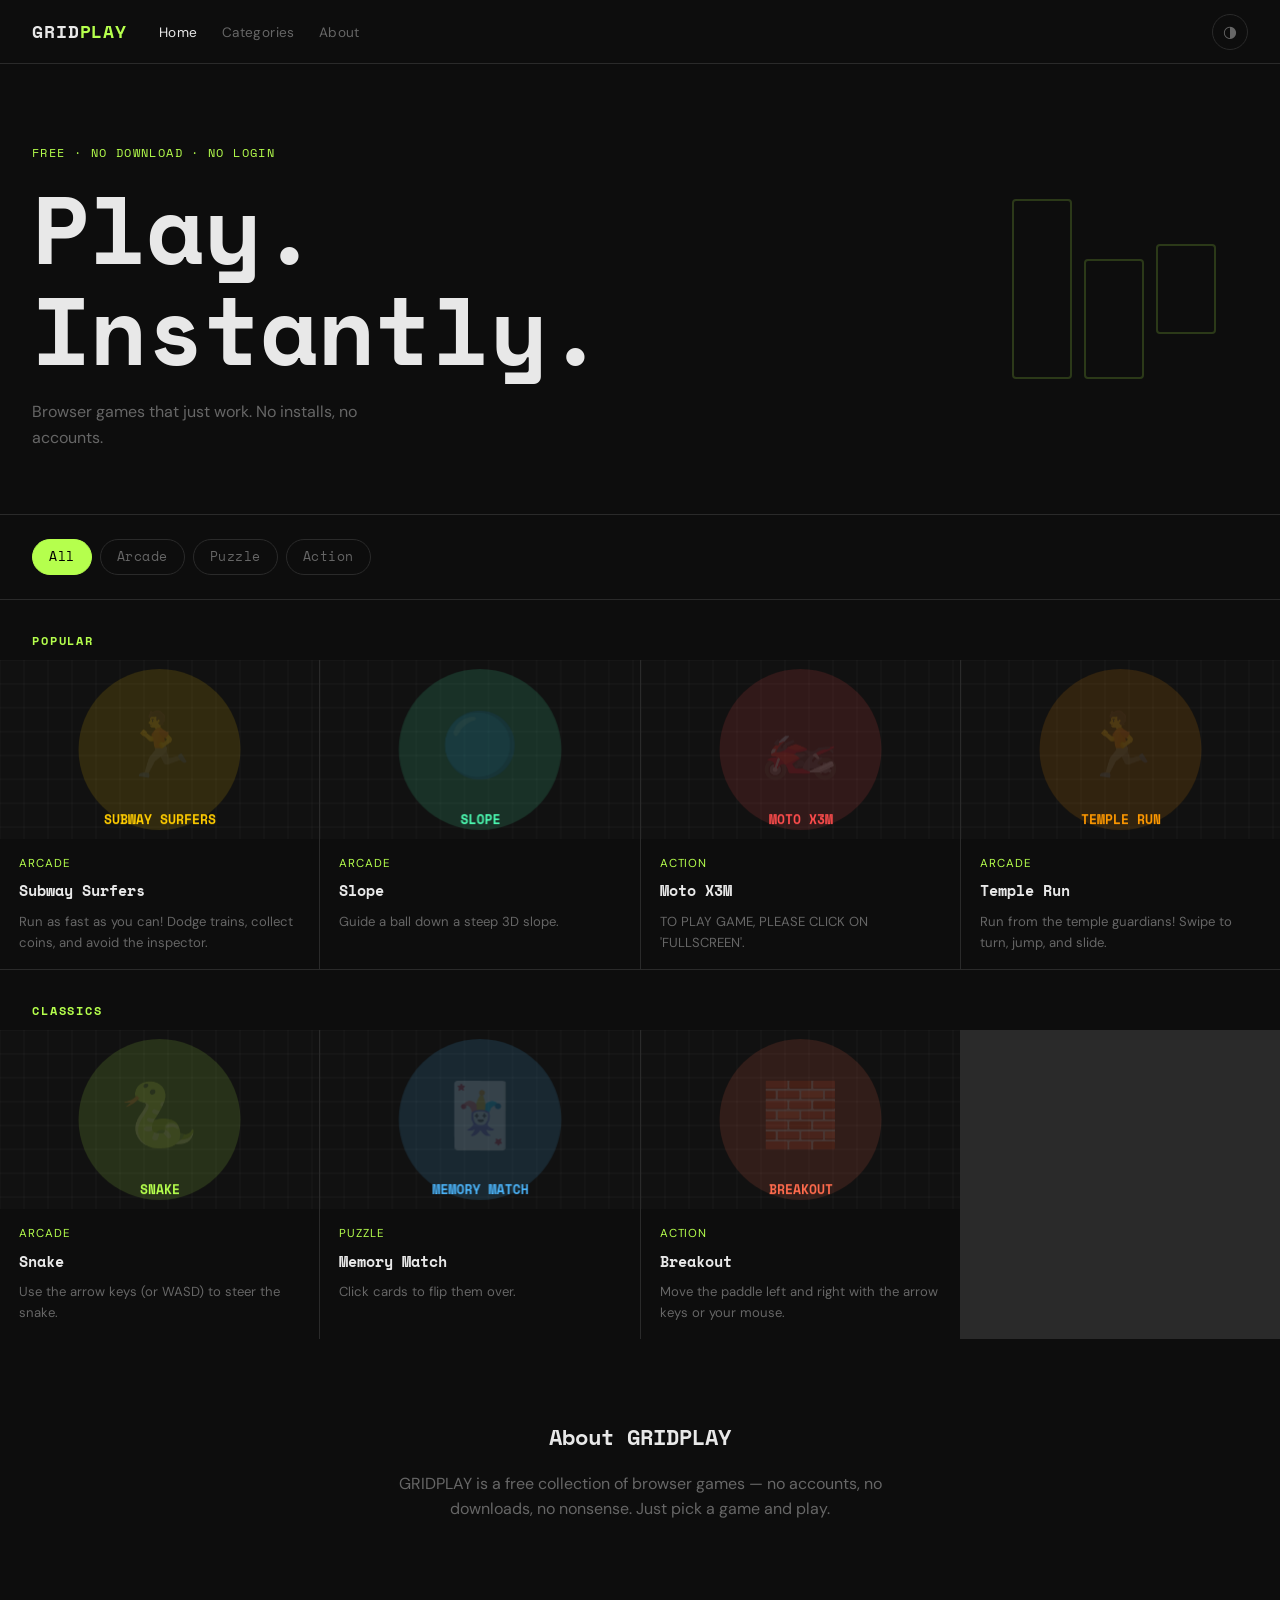
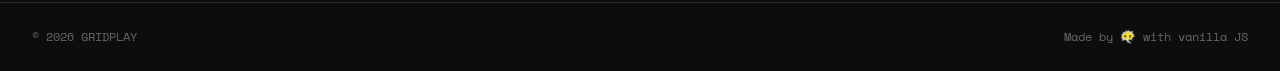
<file: index.html>
<!DOCTYPE html>
<html lang="en" data-theme="dark">
<head>
  <meta charset="UTF-8" />
  <meta name="viewport" content="width=device-width, initial-scale=1.0" />
  <title>GRIDPLAY</title>
  <link rel="preconnect" href="https://fonts.googleapis.com" />
  <link href="https://fonts.googleapis.com/css2?family=Space+Mono:wght@400;700&family=DM+Sans:wght@300;400;500&display=swap" rel="stylesheet" />
  <link rel="stylesheet" href="css/style.css" />
</head>
<body>

  <!-- ═══════════════════════════════════
       NAVIGATION
  ═══════════════════════════════════ -->
  <nav class="navbar">
    <a href="index.html" class="logo">GRID<span>PLAY</span></a>
    <ul class="nav-links">
      <li><a href="index.html" class="active">Home</a></li>
      <li><a href="#categories">Categories</a></li>
      <li><a href="#about">About</a></li>
    </ul>
    <!-- Light/dark mode toggle -->
    <button class="theme-toggle" id="themeToggle" aria-label="Toggle theme">
      <span class="icon-sun">☀</span>
      <span class="icon-moon">◑</span>
    </button>
    <button class="nav-hamburger" id="hamburger" aria-label="Open menu">☰</button>
  </nav>

  <!-- ═══════════════════════════════════
       HERO
  ═══════════════════════════════════ -->
  <header class="hero">
    <div class="hero-text">
      <p class="hero-eyebrow">Free · No Download · No Login</p>
      <h1>Play.<br/>Instantly.</h1>
      <p class="hero-sub">Browser games that just work. No installs, no accounts.</p>
    </div>
    <div class="hero-accent" aria-hidden="true">
      <div class="accent-box"></div>
      <div class="accent-box"></div>
      <div class="accent-box"></div>
    </div>
  </header>

  <!-- ═══════════════════════════════════
       CATEGORY FILTER
  ═══════════════════════════════════ -->
  <section class="category-bar" id="categories">
    <button class="cat-btn active" data-filter="all">All</button>
    <button class="cat-btn" data-filter="arcade">Arcade</button>
    <button class="cat-btn" data-filter="puzzle">Puzzle</button>
    <button class="cat-btn" data-filter="action">Action</button>
  </section>

  <!-- ═══════════════════════════════════
       GAME GRID
       Games are defined in js/games.js
       and rendered by js/main.js
  ═══════════════════════════════════ -->
  <main class="game-grid" id="gameGrid">
    <!-- Cards injected here by JavaScript -->
  </main>

  <!-- ═══════════════════════════════════
       ABOUT
  ═══════════════════════════════════ -->
  <section class="about-section" id="about">
    <h2>About GRIDPLAY</h2>
    <p>GRIDPLAY is a free collection of browser games — no accounts, no downloads, no nonsense. Just pick a game and play.</p>
  </section>

  <!-- ═══════════════════════════════════
       FOOTER
  ═══════════════════════════════════ -->
  <footer class="footer">
    <span>© 2026 GRIDPLAY</span>
    <span>Made by 😶‍🌫️ with vanilla JS</span>
  </footer>

  <!-- Scripts -->
  <script src="js/games.js"></script>
  <script src="js/main.js"></script>
</body>
</html>
</file>
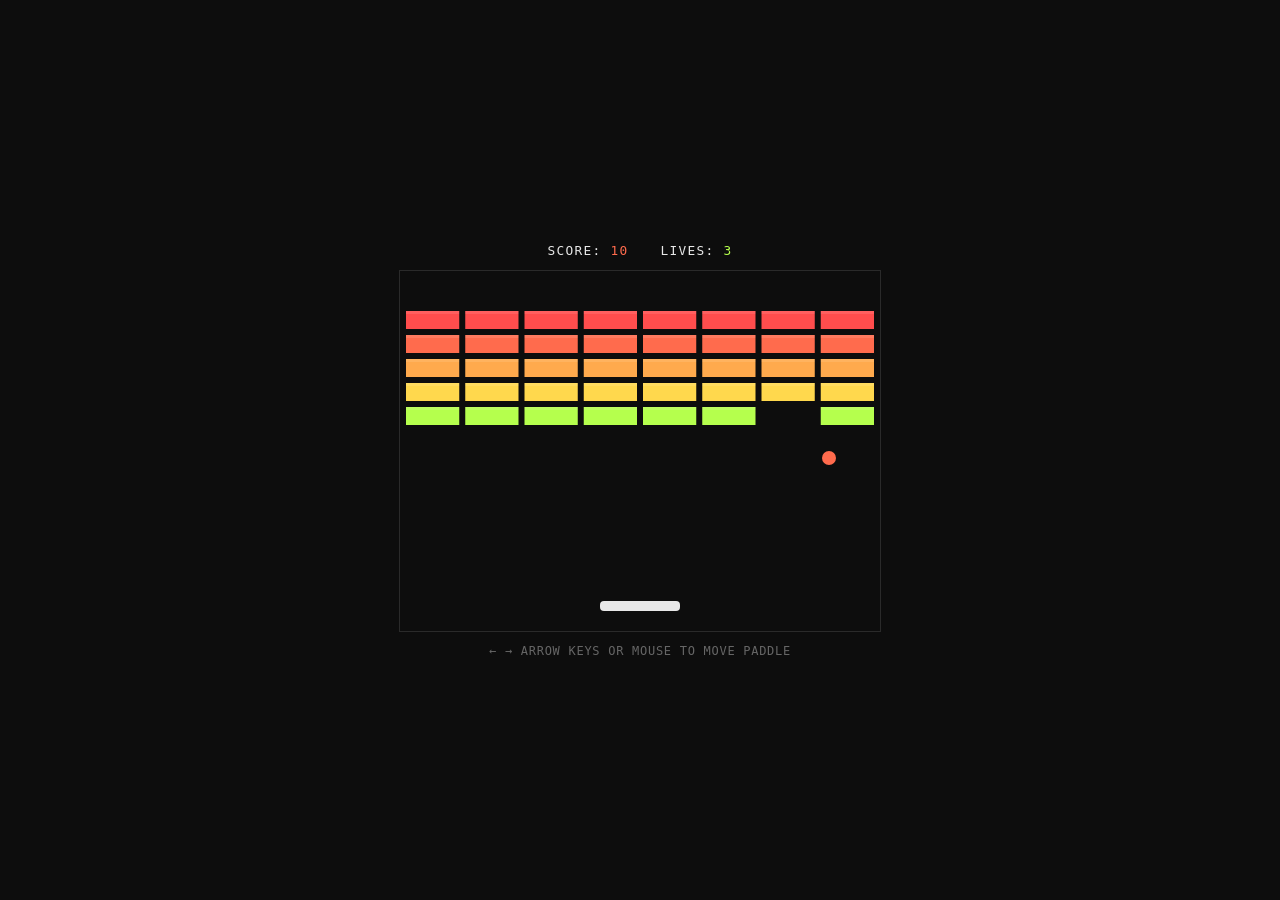
<file: games/breakout/index.html>
<!DOCTYPE html>
<html lang="en">
<head>
  <meta charset="UTF-8" />
  <meta name="viewport" content="width=device-width, initial-scale=1.0" />
  <title>Breakout</title>
  <style>
    * { margin: 0; padding: 0; box-sizing: border-box; }
    body {
      background: #0d0d0d;
      display: flex;
      flex-direction: column;
      align-items: center;
      justify-content: center;
      height: 100vh;
      font-family: 'Space Mono', monospace;
      color: #e8e8e8;
    }
    #hud {
      display: flex;
      gap: 2rem;
      margin-bottom: 12px;
      font-size: 0.8rem;
      letter-spacing: 0.1em;
    }
    #score-val { color: #ff6b4d; }
    #lives-val { color: #b5ff4d; }
    canvas {
      border: 1px solid #2a2a2a;
      display: block;
    }
    #info {
      margin-top: 12px;
      font-size: 0.75rem;
      color: #666;
      letter-spacing: 0.06em;
    }
  </style>
</head>
<body>

  <div id="hud">
    <span>SCORE: <span id="score-val">0</span></span>
    <span>LIVES: <span id="lives-val">3</span></span>
  </div>
  <canvas id="c" width="480" height="360"></canvas>
  <div id="info">← → ARROW KEYS OR MOUSE TO MOVE PADDLE</div>

  <script>
    const canvas = document.getElementById("c");
    const ctx    = canvas.getContext("2d");

    // ── GAME CONSTANTS ──
    const PAD_W  = 80;    // paddle width
    const PAD_H  = 10;    // paddle height
    const PAD_Y  = canvas.height - 30;  // paddle Y position
    const BALL_R = 7;     // ball radius
    const BRICK_COLS = 8;
    const BRICK_ROWS = 5;
    const BRICK_PAD  = 6;
    const BRICK_TOP  = 40;
    const BRICK_W = (canvas.width - BRICK_PAD * (BRICK_COLS + 1)) / BRICK_COLS;
    const BRICK_H = 18;

    // Brick row colours (top to bottom)
    const ROW_COLORS = ["#ff4d4d","#ff6b4d","#ffaa4d","#ffd84d","#b5ff4d"];

    let padX, ball, bricks, score, lives, gameRunning, animId;

    /* ── INIT ── */
    function init() {
      padX  = canvas.width / 2 - PAD_W / 2;
      ball  = { x: canvas.width / 2, y: PAD_Y - BALL_R - 1, dx: 3, dy: -3 };
      score = 0; lives = 3;
      gameRunning = true;
      buildBricks();
      updateHUD();
      cancelAnimationFrame(animId);
      loop();
    }

    /* ── BUILD BRICK GRID ── */
    function buildBricks() {
      bricks = [];
      for (let r = 0; r < BRICK_ROWS; r++) {
        bricks[r] = [];
        for (let c = 0; c < BRICK_COLS; c++) {
          bricks[r][c] = { alive: true };
        }
      }
    }

    /* ── GAME LOOP ── */
    function loop() {
      if (!gameRunning) return;
      update();
      draw();
      animId = requestAnimationFrame(loop);
    }

    /* ── UPDATE LOGIC ── */
    function update() {
      // Move ball
      ball.x += ball.dx;
      ball.y += ball.dy;

      // Wall bounces (left, right, top)
      if (ball.x - BALL_R < 0 || ball.x + BALL_R > canvas.width) ball.dx *= -1;
      if (ball.y - BALL_R < 0) ball.dy *= -1;

      // Paddle collision
      if (
        ball.y + BALL_R >= PAD_Y &&
        ball.y + BALL_R <= PAD_Y + PAD_H &&
        ball.x >= padX &&
        ball.x <= padX + PAD_W
      ) {
        // Vary bounce angle based on where ball hits paddle
        const hitPos = (ball.x - padX) / PAD_W; // 0 = left edge, 1 = right edge
        ball.dx = (hitPos - 0.5) * 8;            // -4 to +4
        ball.dy = -Math.abs(ball.dy);             // always bounce up
      }

      // Ball falls below paddle — lose a life
      if (ball.y - BALL_R > canvas.height) {
        lives--;
        updateHUD();
        if (lives === 0) {
          endGame("GAME OVER");
        } else {
          // Reset ball position
          ball.x  = canvas.width / 2;
          ball.y  = PAD_Y - BALL_R - 1;
          ball.dx = 3;
          ball.dy = -3;
        }
      }

      // Brick collision detection
      for (let r = 0; r < BRICK_ROWS; r++) {
        for (let c = 0; c < BRICK_COLS; c++) {
          const b = bricks[r][c];
          if (!b.alive) continue;

          const bx = BRICK_PAD + c * (BRICK_W + BRICK_PAD);
          const by = BRICK_TOP + r * (BRICK_H + BRICK_PAD);

          if (
            ball.x + BALL_R > bx && ball.x - BALL_R < bx + BRICK_W &&
            ball.y + BALL_R > by && ball.y - BALL_R < by + BRICK_H
          ) {
            b.alive = false;
            ball.dy *= -1;
            score += 10;
            updateHUD();
          }
        }
      }

      // Check win condition
      const allGone = bricks.every((row) => row.every((b) => !b.alive));
      if (allGone) endGame("YOU WIN!");
    }

    /* ── DRAW EVERYTHING ── */
    function draw() {
      // Background
      ctx.fillStyle = "#0d0d0d";
      ctx.fillRect(0, 0, canvas.width, canvas.height);

      // Bricks
      for (let r = 0; r < BRICK_ROWS; r++) {
        for (let c = 0; c < BRICK_COLS; c++) {
          if (!bricks[r][c].alive) continue;
          const bx = BRICK_PAD + c * (BRICK_W + BRICK_PAD);
          const by = BRICK_TOP + r * (BRICK_H + BRICK_PAD);
          ctx.fillStyle = ROW_COLORS[r];
          ctx.fillRect(bx, by, BRICK_W, BRICK_H);
          // Subtle inner highlight
          ctx.fillStyle = "rgba(255,255,255,0.1)";
          ctx.fillRect(bx, by, BRICK_W, 3);
        }
      }

      // Paddle
      ctx.fillStyle = "#e8e8e8";
      ctx.beginPath();
      ctx.roundRect(padX, PAD_Y, PAD_W, PAD_H, 4);
      ctx.fill();

      // Ball
      ctx.fillStyle = "#ff6b4d";
      ctx.beginPath();
      ctx.arc(ball.x, ball.y, BALL_R, 0, Math.PI * 2);
      ctx.fill();
    }

    /* ── GAME OVER / WIN ── */
    function endGame(msg) {
      gameRunning = false;
      cancelAnimationFrame(animId);
      ctx.fillStyle = "rgba(0,0,0,0.7)";
      ctx.fillRect(0, 0, canvas.width, canvas.height);
      ctx.fillStyle = "#ff6b4d";
      ctx.font = "bold 22px 'Space Mono', monospace";
      ctx.textAlign = "center";
      ctx.fillText(msg, canvas.width / 2, canvas.height / 2 - 12);
      ctx.fillStyle = "#666";
      ctx.font = "12px 'Space Mono', monospace";
      ctx.fillText("PRESS SPACE TO RESTART", canvas.width / 2, canvas.height / 2 + 16);
    }

    /* ── UPDATE HUD ── */
    function updateHUD() {
      document.getElementById("score-val").textContent = score;
      document.getElementById("lives-val").textContent = lives;
    }

    /* ── KEYBOARD INPUT ── */
    const keys = {};
    document.addEventListener("keydown", (e) => {
      keys[e.key] = true;
      if (e.key === " " && !gameRunning) init();
      if (["ArrowLeft","ArrowRight"].includes(e.key)) e.preventDefault();
    });
    document.addEventListener("keyup",  (e) => { keys[e.key] = false; });

    // Move paddle based on held keys — done inside a separate setInterval
    // so movement is smooth regardless of animation frame timing
    setInterval(() => {
      const speed = 7;
      if (keys["ArrowLeft"] || keys["a"]) padX = Math.max(0, padX - speed);
      if (keys["ArrowRight"]|| keys["d"]) padX = Math.min(canvas.width - PAD_W, padX + speed);
    }, 16);

    /* ── MOUSE / TOUCH INPUT ── */
    canvas.addEventListener("mousemove", (e) => {
      const rect = canvas.getBoundingClientRect();
      const mx   = e.clientX - rect.left;
      padX = Math.min(Math.max(mx - PAD_W / 2, 0), canvas.width - PAD_W);
    });

    init();
  </script>
</body>
</html>
</file>
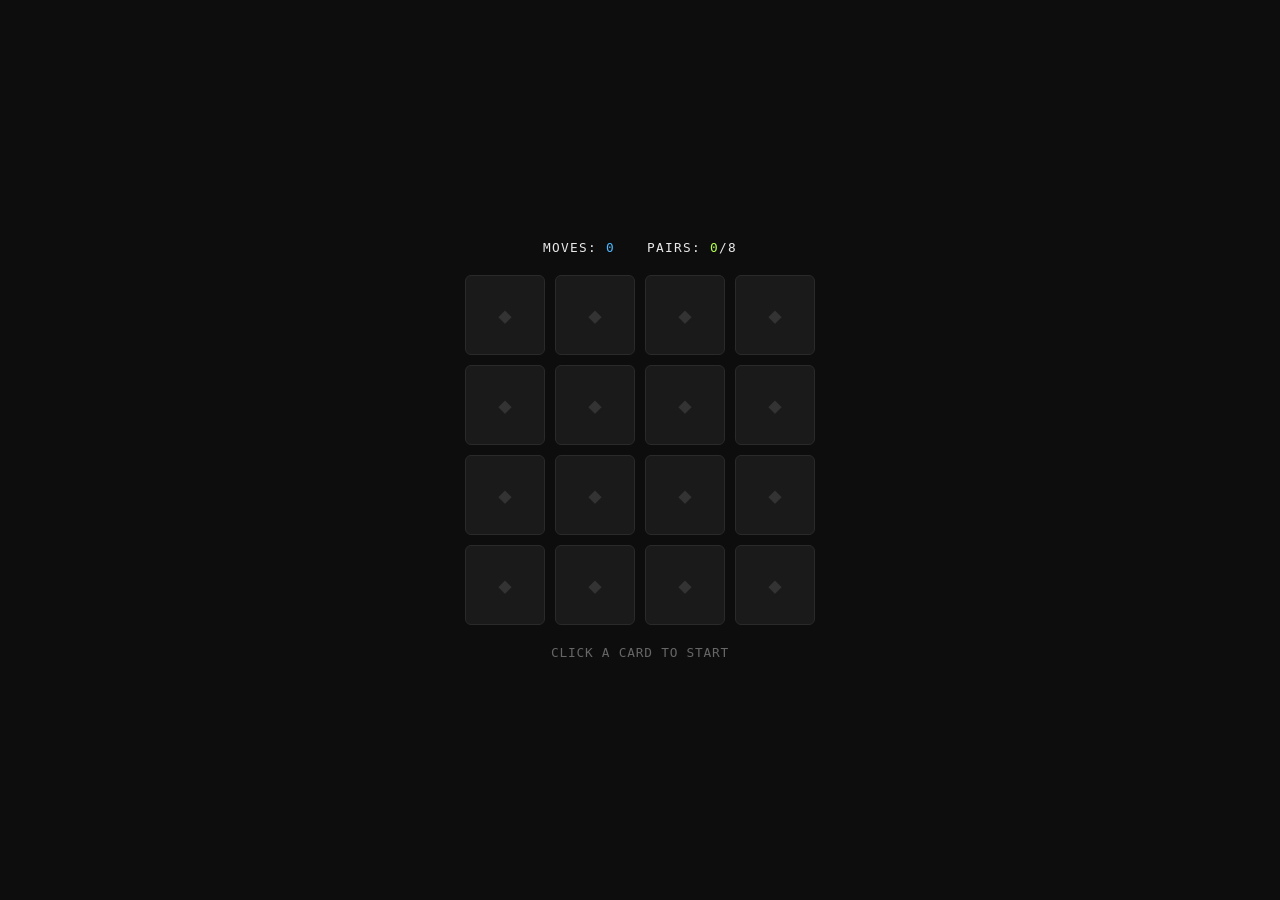
<file: games/memory/index.html>
<!DOCTYPE html>
<html lang="en">
<head>
  <meta charset="UTF-8" />
  <meta name="viewport" content="width=device-width, initial-scale=1.0" />
  <title>Memory Match</title>
  <style>
    * { margin: 0; padding: 0; box-sizing: border-box; }
    body {
      background: #0d0d0d;
      min-height: 100vh;
      display: flex;
      flex-direction: column;
      align-items: center;
      justify-content: center;
      font-family: 'Space Mono', monospace;
      color: #e8e8e8;
      padding: 20px;
    }
    #hud {
      display: flex;
      gap: 2rem;
      margin-bottom: 20px;
      font-size: 0.8rem;
      letter-spacing: 0.1em;
    }
    #moves-count { color: #4db8ff; }
    #pairs-count  { color: #b5ff4d; }

    /* 4×4 grid */
    #board {
      display: grid;
      grid-template-columns: repeat(4, 80px);
      grid-template-rows:    repeat(4, 80px);
      gap: 10px;
    }

    /* Each card is a 3D flip container */
    .card {
      width: 80px;
      height: 80px;
      cursor: pointer;
      perspective: 600px;  /* enables 3D space */
    }
    .card-inner {
      width: 100%;
      height: 100%;
      position: relative;
      transform-style: preserve-3d;
      transition: transform 0.35s ease;
    }
    /* Flipped state */
    .card.flipped .card-inner  { transform: rotateY(180deg); }
    .card.matched .card-inner  { transform: rotateY(180deg); }

    /* Front (back of card — shown by default) and Back (face) */
    .card-front, .card-back {
      position: absolute;
      inset: 0;
      border-radius: 6px;
      display: flex;
      align-items: center;
      justify-content: center;
      backface-visibility: hidden;
      -webkit-backface-visibility: hidden;
    }

    /* The "face down" side */
    .card-front {
      background: #1a1a1a;
      border: 1px solid #2a2a2a;
      font-size: 1.4rem;
      color: #333;
    }

    /* The "face up" side — rotated 180° so it shows when flipped */
    .card-back {
      background: #1e2a1e;
      border: 1px solid #4db8ff44;
      font-size: 2rem;
      transform: rotateY(180deg);
    }

    /* Matched cards get a green tint */
    .card.matched .card-back {
      background: #1a2a1a;
      border-color: #b5ff4d66;
    }

    #message {
      margin-top: 20px;
      font-size: 0.8rem;
      color: #666;
      letter-spacing: 0.06em;
      text-align: center;
    }
    #restart {
      margin-top: 14px;
      padding: 0.5rem 1.2rem;
      background: #b5ff4d;
      color: #000;
      border: none;
      border-radius: 99px;
      font-family: 'Space Mono', monospace;
      font-size: 0.75rem;
      letter-spacing: 0.08em;
      cursor: pointer;
      display: none;
    }
  </style>
</head>
<body>

  <div id="hud">
    <span>MOVES: <span id="moves-count">0</span></span>
    <span>PAIRS: <span id="pairs-count">0</span>/8</span>
  </div>

  <div id="board"></div>

  <div id="message">CLICK A CARD TO START</div>
  <button id="restart" onclick="initGame()">PLAY AGAIN</button>

  <script>
    // 8 emoji pairs — feel free to swap these out
    const EMOJIS = ["🍎","🌊","⚡","🎯","🦊","🌙","🔥","💎"];

    let cards        = [];   // array of card objects { emoji, el }
    let flipped      = [];   // currently face-up cards (max 2)
    let matched      = 0;
    let moves        = 0;
    let locked       = false; // prevents clicking during flip animation

    /* ── INIT / RESET ── */
    function initGame() {
      const board = document.getElementById("board");
      board.innerHTML = "";
      document.getElementById("message").textContent = "CLICK A CARD TO START";
      document.getElementById("restart").style.display = "none";
      flipped = []; matched = 0; moves = 0; locked = false;
      updateHUD();

      // Duplicate each emoji to make pairs, then shuffle
      const deck = [...EMOJIS, ...EMOJIS];
      shuffle(deck);

      cards = deck.map((emoji, i) => {
        const card = document.createElement("div");
        card.className = "card";
        card.innerHTML = `
          <div class="card-inner">
            <div class="card-front">◆</div>
            <div class="card-back">${emoji}</div>
          </div>
        `;
        card.dataset.emoji = emoji;
        card.dataset.index = i;
        card.addEventListener("click", () => onCardClick(card));
        board.appendChild(card);
        return { emoji, el: card };
      });
    }

    /* ── CARD CLICK HANDLER ── */
    function onCardClick(card) {
      // Ignore clicks when: locked, already flipped, already matched
      if (locked) return;
      if (card.classList.contains("flipped")) return;
      if (card.classList.contains("matched")) return;

      card.classList.add("flipped");
      flipped.push(card);

      if (flipped.length === 2) {
        locked = true;   // prevent more clicks while checking
        moves++;
        updateHUD();
        checkMatch();
      }
    }

    /* ── CHECK IF FLIPPED PAIR MATCHES ── */
    function checkMatch() {
      const [a, b] = flipped;

      if (a.dataset.emoji === b.dataset.emoji) {
        // Match!
        a.classList.add("matched");
        b.classList.add("matched");
        matched++;
        updateHUD();
        flipped = [];
        locked  = false;

        if (matched === EMOJIS.length) {
          // All pairs found
          document.getElementById("message").textContent =
            `YOU WIN! ${moves} MOVES`;
          document.getElementById("restart").style.display = "inline-block";
        }
      } else {
        // No match — flip back after a short delay
        setTimeout(() => {
          a.classList.remove("flipped");
          b.classList.remove("flipped");
          flipped = [];
          locked  = false;
        }, 900);
      }
    }

    /* ── UPDATE HUD COUNTERS ── */
    function updateHUD() {
      document.getElementById("moves-count").textContent = moves;
      document.getElementById("pairs-count").textContent = matched;
    }

    /* ── FISHER-YATES SHUFFLE ── */
    function shuffle(arr) {
      for (let i = arr.length - 1; i > 0; i--) {
        const j = Math.floor(Math.random() * (i + 1));
        [arr[i], arr[j]] = [arr[j], arr[i]];
      }
    }

    initGame();
  </script>
</body>
</html>
</file>
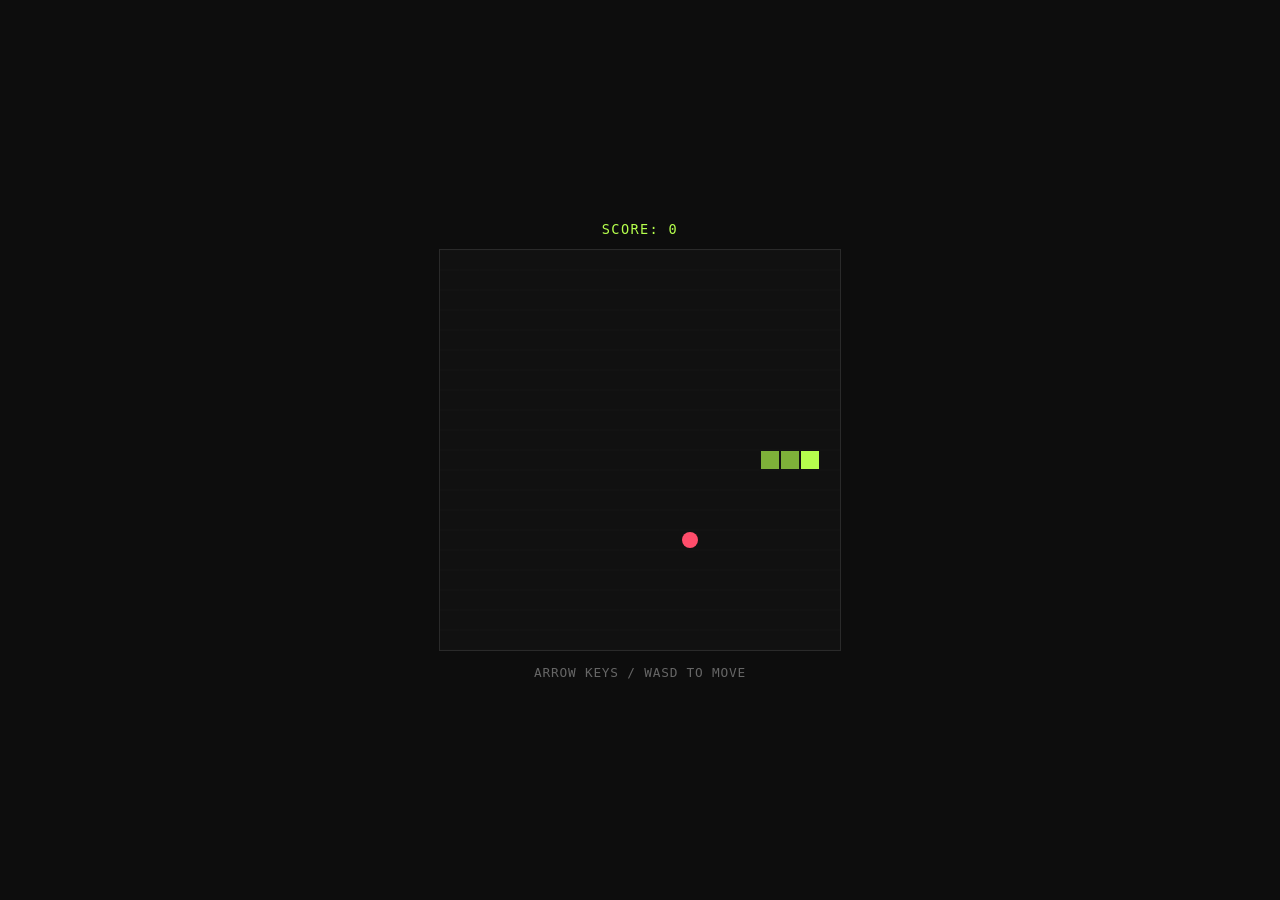
<file: games/snake/index.html>
<!DOCTYPE html>
<html lang="en">
<head>
  <meta charset="UTF-8" />
  <meta name="viewport" content="width=device-width, initial-scale=1.0" />
  <title>Snake</title>
  <style>
    * { margin: 0; padding: 0; box-sizing: border-box; }
    body {
      background: #0d0d0d;
      display: flex;
      flex-direction: column;
      align-items: center;
      justify-content: center;
      height: 100vh;
      font-family: 'Space Mono', monospace;
      color: #e8e8e8;
    }
    #score {
      font-size: 0.85rem;
      letter-spacing: 0.1em;
      color: #b5ff4d;
      margin-bottom: 12px;
    }
    canvas {
      border: 1px solid #2a2a2a;
      display: block;
    }
    #message {
      margin-top: 14px;
      font-size: 0.8rem;
      color: #666;
      letter-spacing: 0.06em;
    }
  </style>
</head>
<body>
  <div id="score">SCORE: 0</div>
  <canvas id="c" width="400" height="400"></canvas>
  <div id="message">ARROW KEYS / WASD TO MOVE</div>

  <script>
    const canvas  = document.getElementById("c");
    const ctx     = canvas.getContext("2d");
    const CELL    = 20;           // size of each grid cell in px
    const COLS    = canvas.width  / CELL;  // 20 cells wide
    const ROWS    = canvas.height / CELL;  // 20 cells tall
    const COLORS  = { snake: "#b5ff4d", food: "#ff4d6b", bg: "#111", grid: "#161616" };

    let snake, dir, nextDir, food, score, gameLoop, running;

    /* ── INITIALISE / RESET ── */
    function init() {
      // Snake starts as 3 cells in the centre
      snake   = [{ x: 10, y: 10 }, { x: 9, y: 10 }, { x: 8, y: 10 }];
      dir     = { x: 1, y: 0 };   // moving right
      nextDir = { x: 1, y: 0 };
      score   = 0;
      running = true;
      updateScore();
      spawnFood();
      clearInterval(gameLoop);
      gameLoop = setInterval(tick, 120);   // game speed in ms
    }

    /* ── SPAWN FOOD at a random empty cell ── */
    function spawnFood() {
      let pos;
      do {
        pos = {
          x: Math.floor(Math.random() * COLS),
          y: Math.floor(Math.random() * ROWS),
        };
      } while (snake.some((s) => s.x === pos.x && s.y === pos.y));
      food = pos;
    }

    /* ── UPDATE SCORE DISPLAY ── */
    function updateScore() {
      document.getElementById("score").textContent = `SCORE: ${score}`;
    }

    /* ── MAIN GAME TICK ── */
    function tick() {
      dir = nextDir;

      // Calculate new head position
      const head = { x: snake[0].x + dir.x, y: snake[0].y + dir.y };

      // Check wall collision
      if (head.x < 0 || head.x >= COLS || head.y < 0 || head.y >= ROWS) {
        return gameOver();
      }
      // Check self collision
      if (snake.some((s) => s.x === head.x && s.y === head.y)) {
        return gameOver();
      }

      snake.unshift(head);  // add new head

      // Check food eaten
      if (head.x === food.x && head.y === food.y) {
        score++;
        updateScore();
        spawnFood();
        // Don't pop tail — snake grows
      } else {
        snake.pop(); // remove tail to keep length
      }

      draw();
    }

    /* ── DRAW EVERYTHING ── */
    function draw() {
      // Background
      ctx.fillStyle = COLORS.bg;
      ctx.fillRect(0, 0, canvas.width, canvas.height);

      // Subtle grid
      ctx.strokeStyle = COLORS.grid;
      ctx.lineWidth = 0.5;
      for (let x = 0; x < COLS; x++) {
        for (let y = 0; y < ROWS; y++) {
          ctx.strokeRect(x * CELL, y * CELL, CELL, CELL);
        }
      }

      // Snake body
      snake.forEach((seg, i) => {
        // Head is brighter
        ctx.fillStyle = i === 0 ? COLORS.snake : COLORS.snake + "aa";
        ctx.fillRect(seg.x * CELL + 1, seg.y * CELL + 1, CELL - 2, CELL - 2);
      });

      // Food
      ctx.fillStyle = COLORS.food;
      ctx.beginPath();
      ctx.arc(
        food.x * CELL + CELL / 2,
        food.y * CELL + CELL / 2,
        CELL / 2 - 2,
        0, Math.PI * 2
      );
      ctx.fill();
    }

    /* ── GAME OVER ── */
    function gameOver() {
      clearInterval(gameLoop);
      running = false;
      ctx.fillStyle = "rgba(0,0,0,0.7)";
      ctx.fillRect(0, 0, canvas.width, canvas.height);
      ctx.fillStyle = "#b5ff4d";
      ctx.font = "bold 20px 'Space Mono', monospace";
      ctx.textAlign = "center";
      ctx.fillText("GAME OVER", canvas.width / 2, canvas.height / 2 - 12);
      ctx.fillStyle = "#666";
      ctx.font = "12px 'Space Mono', monospace";
      ctx.fillText("PRESS SPACE TO RESTART", canvas.width / 2, canvas.height / 2 + 16);
    }

    /* ── KEYBOARD INPUT ── */
    document.addEventListener("keydown", (e) => {
      // Restart on space
      if (e.key === " " && !running) { init(); return; }

      // Arrow keys and WASD — prevent reversing direction
      const moves = {
        ArrowUp:    { x:  0, y: -1 },
        ArrowDown:  { x:  0, y:  1 },
        ArrowLeft:  { x: -1, y:  0 },
        ArrowRight: { x:  1, y:  0 },
        w: { x:  0, y: -1 },
        s: { x:  0, y:  1 },
        a: { x: -1, y:  0 },
        d: { x:  1, y:  0 },
      };
      const m = moves[e.key];
      if (m) {
        // Don't allow a 180° reverse
        if (m.x !== -dir.x || m.y !== -dir.y) {
          nextDir = m;
        }
        e.preventDefault(); // stop page scrolling on arrow keys
      }
    });

    // Start on load
    init();
  </script>
</body>
</html>
</file>
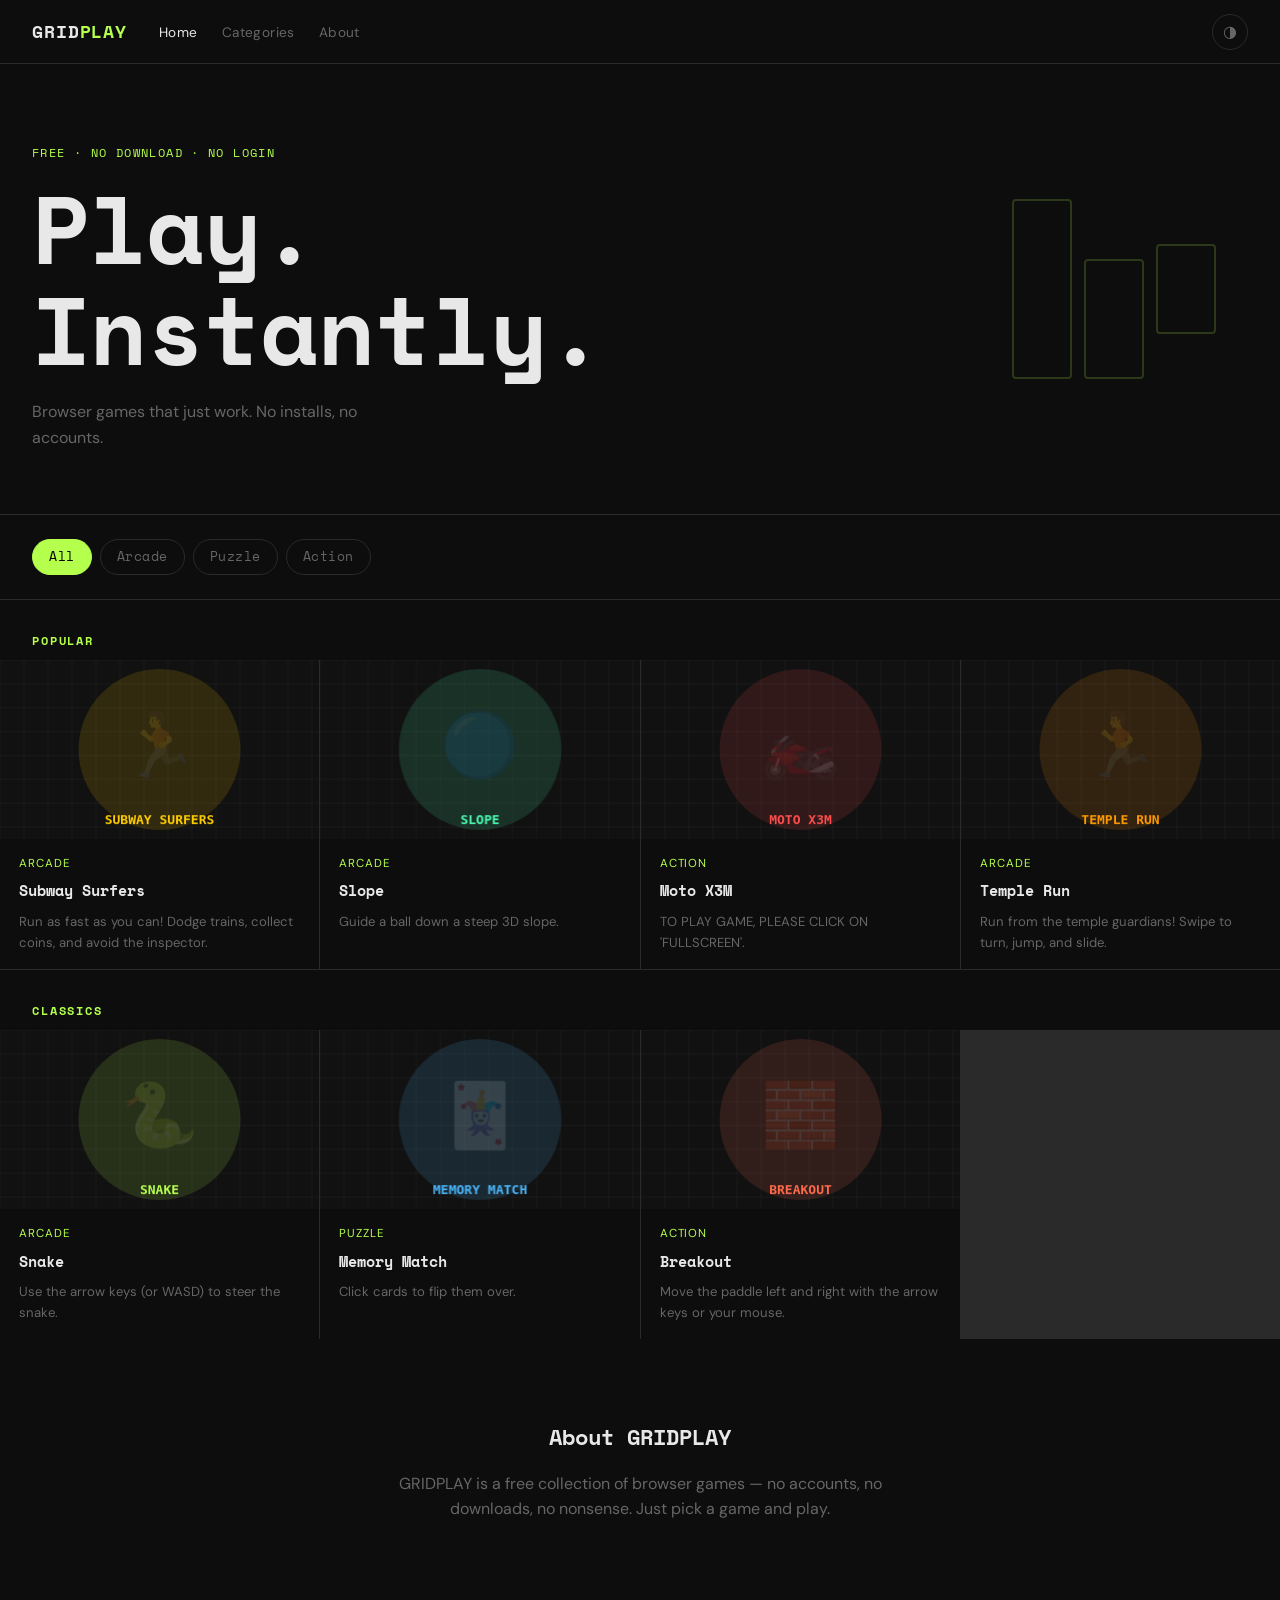
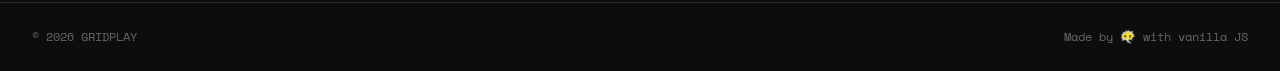
<file: games/game-template.html>
<!DOCTYPE html>
<html lang="en" data-theme="dark">
<head>
  <meta charset="UTF-8" />
  <meta name="viewport" content="width=device-width, initial-scale=1.0" />
  <title>GRIDPLAY — Game</title>
  <link rel="preconnect" href="https://fonts.googleapis.com" />
  <link href="https://fonts.googleapis.com/css2?family=Space+Mono:wght@400;700&family=DM+Sans:wght@300;400;500&display=swap" rel="stylesheet" />
  <link rel="stylesheet" href="../css/style.css" />
  <link rel="stylesheet" href="../css/game-page.css" />
</head>
<body>

  <!-- NAVIGATION -->
  <nav class="navbar">
    <a href="../index.html" class="logo">GRID<span>PLAY</span></a>
    <ul class="nav-links">
      <li><a href="../index.html">Home</a></li>
      <li><a href="../index.html#categories">Categories</a></li>
      <li><a href="../index.html#about">About</a></li>
    </ul>
    <button class="theme-toggle" id="themeToggle" aria-label="Toggle theme">
      <span class="icon-sun">☀</span>
      <span class="icon-moon">◑</span>
    </button>
    <button class="nav-hamburger" id="hamburger" aria-label="Open menu">☰</button>
  </nav>

  <!-- BACK BUTTON + GAME META -->
  <div class="game-header">
    <a href="../index.html" class="back-btn">← Back to games</a>
    <div class="game-meta">
      <h1 id="gameTitle">Loading...</h1>
      <span class="game-category-tag" id="gameCategory"></span>
    </div>
  </div>

  <!-- GAME EMBED AREA
       The iframe src is set by js/game-page.js
       based on the ?id= URL parameter -->
  <div class="game-wrapper">
    <iframe
      id="gameFrame"
      class="game-frame"
      title="Game"
      allowfullscreen
      scrolling="no"
    ></iframe>
  </div>

  <!-- GAME DESCRIPTION -->
  <div class="game-info">
    <h2>How to Play</h2>
    <p id="gameDescription">Loading description...</p>
  </div>

  <!-- Scripts -->
  <script src="../js/games.js"></script>
  <script src="../js/game-page.js"></script>
</body>
</html>
</file>
<file: css/style.css>
/* =============================================
   GRIDPLAY — Main Stylesheet
   Design direction: Dark-first monochrome grid
   with a single neon accent. Monospace headers,
   clean sans body. No gradients, no fluff.
   ============================================= */

/* ── CSS VARIABLES (theme tokens) ── */
:root {
  --bg:        #0d0d0d;
  --surface:   #161616;
  --border:    #2a2a2a;
  --text:      #e8e8e8;
  --muted:     #666;
  --accent:    #b5ff4d;       /* neon lime — the one pop of colour */
  --accent-dk: #8fcc2e;
  --nav-h:     64px;
  --radius:    6px;
  --font-mono: 'Space Mono', monospace;
  --font-body: 'DM Sans', sans-serif;
  --transition: 0.18s ease;
}

/* Light theme overrides */
[data-theme="light"] {
  --bg:      #f5f5f0;
  --surface: #ffffff;
  --border:  #ddd;
  --text:    #111;
  --muted:   #888;
}

/* ── RESET ── */
*, *::before, *::after { box-sizing: border-box; margin: 0; padding: 0; }
html { scroll-behavior: smooth; }
body {
  background: var(--bg);
  color: var(--text);
  font-family: var(--font-body);
  font-size: 16px;
  line-height: 1.6;
  min-height: 100vh;
}
a { color: inherit; text-decoration: none; }
button { cursor: pointer; border: none; background: none; font: inherit; }
img { display: block; max-width: 100%; }
ul { list-style: none; }

/* ── NAVBAR ── */
.navbar {
  position: sticky;
  top: 0;
  z-index: 100;
  height: var(--nav-h);
  display: flex;
  align-items: center;
  gap: 2rem;
  padding: 0 2rem;
  background: var(--bg);
  border-bottom: 1px solid var(--border);
}

.logo {
  font-family: var(--font-mono);
  font-weight: 700;
  font-size: 1.1rem;
  letter-spacing: 0.05em;
}
.logo span { color: var(--accent); }

.nav-links {
  display: flex;
  gap: 1.5rem;
  margin-right: auto; /* pushes toggle to the right */
}
.nav-links a {
  font-size: 0.85rem;
  color: var(--muted);
  transition: color var(--transition);
  letter-spacing: 0.03em;
}
.nav-links a:hover,
.nav-links a.active { color: var(--text); }

/* Theme toggle button */
.theme-toggle {
  width: 36px;
  height: 36px;
  border-radius: 50%;
  border: 1px solid var(--border);
  display: flex;
  align-items: center;
  justify-content: center;
  font-size: 1rem;
  color: var(--muted);
  transition: border-color var(--transition), color var(--transition);
}
.theme-toggle:hover { border-color: var(--accent); color: var(--accent); }

/* Hide sun/moon based on theme */
[data-theme="dark"]  .icon-sun  { display: none; }
[data-theme="light"] .icon-moon { display: none; }

/* Hamburger — mobile only */
.nav-hamburger { display: none; font-size: 1.4rem; color: var(--text); }

/* ── HERO ── */
.hero {
  position: relative;
  padding: 5rem 2rem 4rem;
  overflow: hidden;
  border-bottom: 1px solid var(--border);
}
.hero-eyebrow {
  font-family: var(--font-mono);
  font-size: 0.72rem;
  letter-spacing: 0.12em;
  color: var(--accent);
  text-transform: uppercase;
  margin-bottom: 1rem;
}
.hero h1 {
  font-family: var(--font-mono);
  font-size: clamp(3rem, 8vw, 6rem);
  font-weight: 700;
  line-height: 1.05;
  letter-spacing: -0.02em;
}
.hero-sub {
  margin-top: 1.2rem;
  color: var(--muted);
  font-size: 1rem;
  max-width: 380px;
}

/* Decorative accent boxes — pure CSS, no images */
.hero-accent {
  position: absolute;
  right: 4rem;
  top: 50%;
  transform: translateY(-50%);
  display: flex;
  gap: 12px;
  opacity: 0.18;
}
.accent-box {
  width: 60px;
  height: 180px;
  border: 2px solid var(--accent);
  border-radius: 4px;
}
.accent-box:nth-child(2) { height: 120px; align-self: flex-end; }
.accent-box:nth-child(3) { height: 90px;  align-self: center; }

/* ── CATEGORY FILTER BAR ── */
.category-bar {
  display: flex;
  gap: 0.5rem;
  padding: 1.5rem 2rem;
  border-bottom: 1px solid var(--border);
  flex-wrap: wrap;
}
.cat-btn {
  padding: 0.4rem 1rem;
  border-radius: 99px;
  border: 1px solid var(--border);
  font-size: 0.8rem;
  font-family: var(--font-mono);
  color: var(--muted);
  letter-spacing: 0.04em;
  transition: all var(--transition);
}
.cat-btn:hover { border-color: var(--text); color: var(--text); }
.cat-btn.active {
  background: var(--accent);
  border-color: var(--accent);
  color: #000;
}

/* ── GAME GRID (outer wrapper — sections handle their own grids) ── */
.game-grid {
  display: block;
}

/* ── GAME CARD ── */
.game-card {
  background: var(--bg);
  display: flex;
  flex-direction: column;
  cursor: pointer;
  transition: background var(--transition);
  /* Cards are hidden initially, shown by JS filter */
}
.game-card:hover { background: var(--surface); }

/* Thumbnail area — 16:9 ratio using aspect-ratio */
.card-thumb {
  aspect-ratio: 16 / 9;
  overflow: hidden;
  position: relative;
}
.card-thumb canvas {
  width: 100%;
  height: 100%;
  display: block;
}

/* Overlay appears on hover */
.card-overlay {
  position: absolute;
  inset: 0;
  background: rgba(0,0,0,0.55);
  display: flex;
  align-items: center;
  justify-content: center;
  opacity: 0;
  transition: opacity var(--transition);
}
.game-card:hover .card-overlay { opacity: 1; }

.play-btn {
  background: var(--accent);
  color: #000;
  font-family: var(--font-mono);
  font-size: 0.8rem;
  font-weight: 700;
  letter-spacing: 0.1em;
  padding: 0.6rem 1.4rem;
  border-radius: 99px;
}

/* Card body */
.card-body {
  padding: 1rem 1.2rem;
  flex: 1;
  display: flex;
  flex-direction: column;
  gap: 0.3rem;
}
.card-title {
  font-family: var(--font-mono);
  font-size: 0.95rem;
  font-weight: 700;
}
.card-category {
  font-size: 0.72rem;
  color: var(--accent);
  letter-spacing: 0.08em;
  text-transform: uppercase;
}
.card-desc {
  font-size: 0.82rem;
  color: var(--muted);
  margin-top: 0.2rem;
}

/* ── SECTION HEADINGS ── */
.section-heading {
  grid-column: 1 / -1;       /* full width inside the outer grid */
  padding: 2rem 2rem 0.6rem;
  border-top: 1px solid var(--border);
}
.section-heading:first-child { border-top: none; }
.section-heading h2 {
  font-family: var(--font-mono);
  font-size: 0.72rem;
  letter-spacing: 0.16em;
  text-transform: uppercase;
  color: var(--accent);
}

/* Section rows reuse the same auto-fill grid layout */
.section-row {
  display: grid;
  grid-template-columns: repeat(auto-fill, minmax(260px, 1fr));
  gap: 1px;
  background: var(--border);
}

/* ── ABOUT SECTION ── */
.about-section {
  max-width: 600px;
  margin: 5rem auto;
  padding: 0 2rem;
  text-align: center;
}
.about-section h2 {
  font-family: var(--font-mono);
  font-size: 1.4rem;
  margin-bottom: 1rem;
}
.about-section p { color: var(--muted); }

/* ── FOOTER ── */
.footer {
  border-top: 1px solid var(--border);
  padding: 1.5rem 2rem;
  display: flex;
  justify-content: space-between;
  font-size: 0.78rem;
  color: var(--muted);
  font-family: var(--font-mono);
}

/* ── HIDDEN UTILITY ── */
.hidden { display: none !important; }

/* ══════════════════════════════════════
   RESPONSIVE — MOBILE
   ══════════════════════════════════════ */
@media (max-width: 640px) {
  .nav-links { display: none; }  /* hidden until hamburger logic added */
  .nav-hamburger { display: block; }
  .hero-accent { display: none; }
  .hero h1 { font-size: 3rem; }
  .footer { flex-direction: column; gap: 0.4rem; text-align: center; }
}

/* ── COMING SOON CARDS — dimmed, not clickable-looking ── */
.game-card.coming-soon-card {
  opacity: 0.45;
  cursor: default;
  pointer-events: none;
}
</file>
<file: css/game-page.css>
/* =============================================
   GRIDPLAY — Game Page Styles
   Applies only on game-template.html
   ============================================= */

/* Back button + title row */
.game-header {
  display: flex;
  align-items: center;
  gap: 1.5rem;
  padding: 1.2rem 2rem;
  border-bottom: 1px solid var(--border);
  flex-wrap: wrap;
}

.back-btn {
  font-family: var(--font-mono);
  font-size: 0.8rem;
  color: var(--muted);
  letter-spacing: 0.04em;
  transition: color var(--transition);
  white-space: nowrap;
}
.back-btn:hover { color: var(--accent); }

.game-meta {
  display: flex;
  align-items: center;
  gap: 1rem;
  flex-wrap: wrap;
}
#gameTitle {
  font-family: var(--font-mono);
  font-size: 1.2rem;
  font-weight: 700;
}
.game-category-tag {
  font-size: 0.7rem;
  font-family: var(--font-mono);
  letter-spacing: 0.1em;
  text-transform: uppercase;
  color: #000;
  background: var(--accent);
  padding: 0.2rem 0.7rem;
  border-radius: 99px;
}

/* The iframe wrapper — fills available space */
.game-wrapper {
  display: flex;
  justify-content: center;
  align-items: flex-start;
  padding: 2rem;
  background: var(--surface);
  min-height: calc(100vh - var(--nav-h) - 120px);
}

/* The iframe itself */
.game-frame {
  width: 100%;
  max-width: 800px;
  aspect-ratio: 4 / 3;   /* games are 4:3 — override per game if needed */
  border: 1px solid var(--border);
  border-radius: var(--radius);
  background: #000;
}

/* Description block below game */
.game-info {
  max-width: 800px;
  margin: 0 auto;
  padding: 2rem;
}
.game-info h2 {
  font-family: var(--font-mono);
  font-size: 1rem;
  margin-bottom: 0.8rem;
  color: var(--muted);
  letter-spacing: 0.06em;
  text-transform: uppercase;
}
#gameDescription {
  color: var(--muted);
  font-size: 0.9rem;
  line-height: 1.7;
}

@media (max-width: 640px) {
  .game-wrapper { padding: 1rem; }
  .game-header { padding: 1rem; }
}

/* ── COMING SOON SCREEN ── */
.coming-soon {
  display: flex;
  align-items: center;
  justify-content: center;
  width: 100%;
  min-height: 400px;
}
.coming-soon-inner {
  text-align: center;
  display: flex;
  flex-direction: column;
  align-items: center;
  gap: 0.8rem;
}
.coming-soon-icon { font-size: 3rem; }
.coming-soon-inner h2 {
  font-family: var(--font-mono);
  font-size: 1.4rem;
}
.coming-soon-inner p {
  color: var(--muted);
  font-size: 0.9rem;
  line-height: 1.7;
}
.coming-soon-inner code {
  font-family: var(--font-mono);
  font-size: 0.8rem;
  background: var(--surface);
  padding: 0.1rem 0.4rem;
  border-radius: 3px;
  border: 1px solid var(--border);
}
.back-home {
  margin-top: 0.5rem;
  font-family: var(--font-mono);
  font-size: 0.8rem;
  color: var(--accent);
}
</file>
